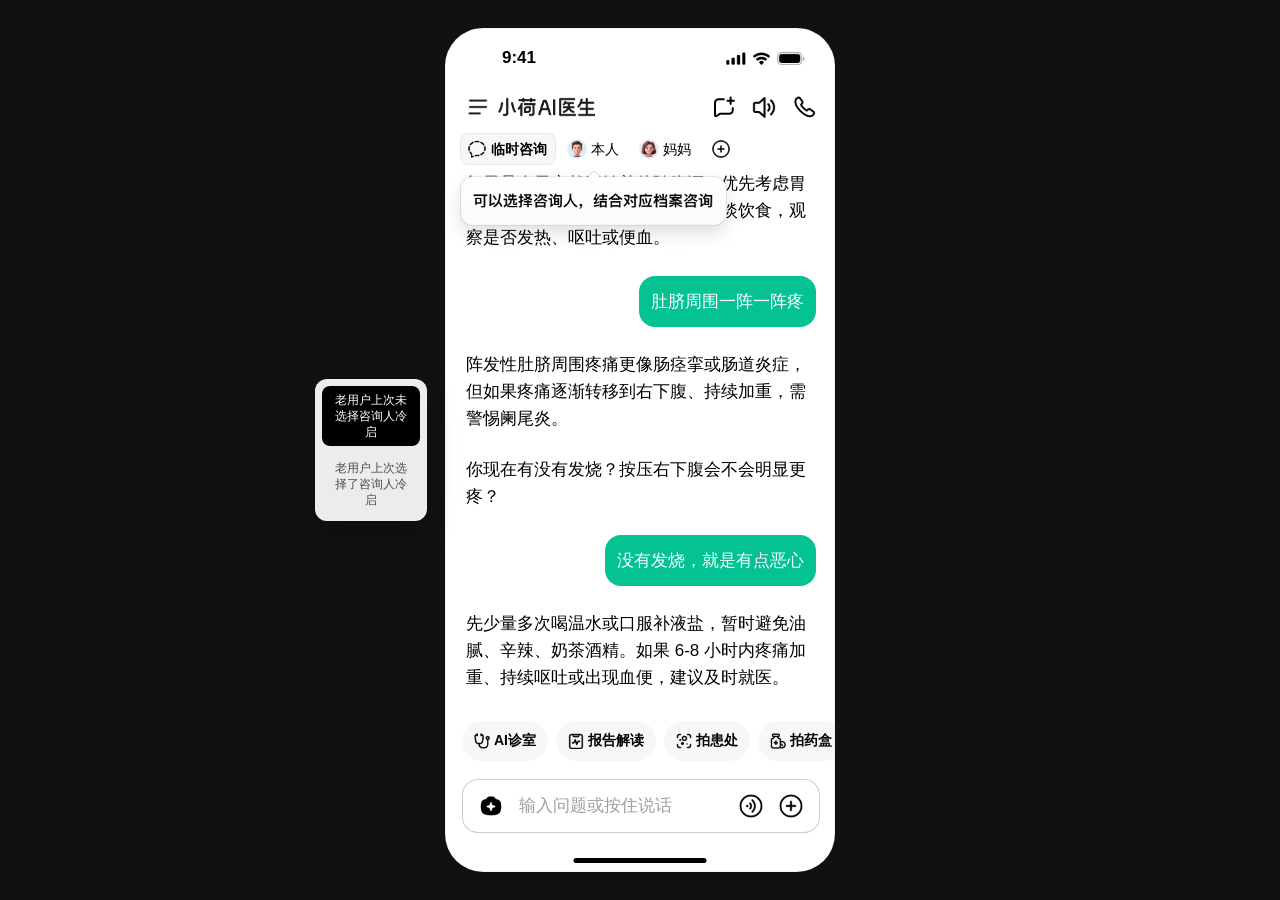
<file: index.html>
<!doctype html>
<html lang="zh-CN">
  <head>
    <meta charset="UTF-8" />
    <meta name="viewport" content="width=device-width, initial-scale=1.0" />
    <title>小荷AI医生交互 Demo</title>
    <link rel="stylesheet" href="./styles.css?v=20260522-unselected-tab-guide-v2" />
  </head>
  <body>
    <div class="scenario-switcher" aria-label="冷启场景选择">
      <button class="scenario-option active" type="button" data-action="set-guide-scenario" data-scenario="unselected">老用户上次未选择咨询人冷启</button>
      <button class="scenario-option" type="button" data-action="set-guide-scenario" data-scenario="selected">老用户上次选择了咨询人冷启</button>
    </div>
    <main class="stage" aria-label="小荷AI医生交互原型">
      <section class="phone" id="phone" data-screen="chat" data-chat="temp">
        <div class="status-bar" aria-hidden="true">
          <img class="status-img" src="./assets/status-bar.png" alt="" />
        </div>

        <section class="chat-page" aria-label="聊天页">
          <header class="top-nav">
            <button class="brand-btn" type="button" data-action="open-sidebar" aria-label="打开侧边栏">
              <img src="./assets/nav-brand.png" alt="小荷AI医生" />
            </button>
            <div class="nav-tools">
              <button class="icon-btn" type="button" aria-label="新会话">
                <img src="./assets/nav-icon-newchat.png" alt="" />
              </button>
              <button class="icon-btn" type="button" aria-label="播报">
                <img src="./assets/nav-icon-audio.png" alt="" />
              </button>
              <button class="icon-btn" type="button" aria-label="电话">
                <img src="./assets/nav-icon-phone.png" alt="" />
              </button>
            </div>
          </header>

          <nav class="people-tabs" aria-label="咨询对象">
            <button class="tab tab-temp" type="button" data-action="chat-temp">
              <img src="./assets/tab-temp.png" alt="" />
              <span>临时咨询</span>
            </button>
            <button class="tab tab-self" type="button" data-action="chat-self">
              <img class="mini-avatar" src="./assets/tab-self.png" alt="" />
              <span>本人</span>
            </button>
            <button class="tab tab-mom" type="button" data-action="chat-mom">
              <img class="mini-avatar" src="./assets/tab-mom.png" alt="" />
              <span>妈妈</span>
            </button>
            <button class="tab tab-add" type="button" data-action="open-new-person" aria-label="新增咨询对象">
              <img src="./assets/tab-add.png" alt="" />
            </button>
          </nav>

          <button class="guide-bubble is-visible" type="button" aria-label="引导提示" data-guide="unselected">
            <img src="./assets/guide-unselected.png" alt="" />
          </button>

          <section class="chat-list" aria-label="对话内容"></section>

          <footer class="composer">
            <div class="quick-actions">
              <button type="button"><img src="./assets/action-doctor.png" alt="" />AI诊室</button>
              <button type="button"><img src="./assets/action-report.png" alt="" />报告解读</button>
              <button type="button"><img src="./assets/action-body.png" alt="" />拍患处</button>
              <button type="button"><img src="./assets/action-medicine.png" alt="" />拍药盒</button>
            </div>
            <form class="input-box" id="composerForm">
              <button type="button" class="round-symbol" aria-label="拍照">
                <img src="./assets/input-camera.png" alt="" />
              </button>
              <input id="messageInput" type="text" placeholder="输入问题或按住说话" autocomplete="off" />
              <button type="button" class="round-symbol" aria-label="语音">
                <img src="./assets/input-mic.png" alt="" />
              </button>
              <button type="submit" class="round-symbol" aria-label="发送">
                <img src="./assets/input-plus.png" alt="" />
              </button>
            </form>
          </footer>
        </section>

        <aside class="drawer" aria-label="侧边栏">
          <div class="drawer-head">
            <img class="drawer-logo" src="./assets/logo-wordmark.png" alt="小荷AI医生" />
            <button class="icon-btn" type="button" aria-label="搜索">
              <img src="./assets/icon-drawer-search.png" alt="" />
            </button>
          </div>
          <div class="drawer-scroll">
            <button class="health-link" type="button" data-action="open-health">
              <span>健康档案</span>
              <span>›</span>
            </button>
            <div class="drawer-people">
              <button type="button" data-action="open-health-self"><img src="./assets/avatar-self.png" alt="" /><span>本人</span></button>
              <button type="button" data-action="open-health-mom"><img src="./assets/avatar-mom.png" alt="" /><span>妈妈</span></button>
              <button type="button" class="person-add" data-action="open-new-person" aria-label="新建咨询人"><span>＋</span></button>
            </div>
            <div class="drawer-line"></div>
            <div class="history">
              <p class="history-date">今天</p>
              <button class="history-item active" type="button" data-action="open-thread" data-thread="self-brain"><span>脑出血昏迷的病情细节</span><em>本人</em></button>
              <button class="history-item" type="button" data-action="open-thread" data-thread="temp-throat-today"><span>喉咙干痒，咽口水的时候有点疼</span></button>
              <p class="history-date">昨天</p>
              <button class="history-item" type="button" data-action="open-thread" data-thread="mom-brain"><span>妈妈脑出血昏迷的病情细节</span><em>妈妈</em></button>
              <button class="history-item" type="button" data-action="open-thread" data-thread="temp-throat-yesterday"><span>喉咙干痒，咽口水的时候有点疼</span></button>
              <button class="history-item" type="button" data-action="open-thread" data-thread="temp-pregnancy"><span>怀孕五周多，彩超说孕囊小</span></button>
              <button class="history-item" type="button" data-action="open-thread" data-thread="self-back-pain"><span>熬夜会引起背痛吗</span><em>本人</em></button>
              <button class="history-item" type="button" data-action="open-thread" data-thread="temp-mouth-ulcer"><span>口腔溃疡是什么原因</span></button>
              <button class="history-item" type="button" data-action="open-thread" data-thread="temp-stomach-noise"><span>肚子咕咕叫是什么原因</span></button>
              <button class="history-item" type="button" data-action="open-thread" data-thread="mom-sugar"><span>妈妈空腹血糖 7.2 要紧吗</span><em>妈妈</em></button>
              <button class="history-item" type="button" data-action="open-thread" data-thread="self-eye-dry"><span>眼睛干涩酸胀怎么缓解</span><em>本人</em></button>
              <button class="history-item" type="button" data-action="open-thread" data-thread="temp-allergy"><span>身上突然起红疹很痒</span></button>
              <button class="history-item" type="button" data-action="open-thread" data-thread="mom-knee"><span>妈妈膝盖下楼梯疼</span><em>妈妈</em></button>
              <button class="history-item" type="button" data-action="open-thread" data-thread="self-sleep"><span>最近总是睡不踏实</span><em>本人</em></button>
              <button class="history-item" type="button" data-action="open-thread" data-thread="temp-cough"><span>咳嗽两周一直不好</span></button>
              <button class="history-item" type="button" data-action="open-thread" data-thread="mom-dizziness"><span>妈妈起床头晕站不稳</span><em>妈妈</em></button>
              <button class="history-item" type="button" data-action="open-thread" data-thread="self-neck"><span>脖子僵硬转动会疼</span><em>本人</em></button>
              <button class="history-item" type="button" data-action="open-thread" data-thread="temp-diarrhea"><span>吃海鲜后拉肚子</span></button>
              <button class="history-item" type="button" data-action="open-thread" data-thread="mom-chest"><span>妈妈胸口偶尔发闷</span><em>妈妈</em></button>
            </div>
          </div>
          <div class="drawer-bottom">
            <button class="user-pill" type="button"><span class="default-avatar"></span><span>Ryan</span></button>
            <button class="new-chat" type="button" data-action="close-sidebar" aria-label="新建对话">
              <img src="./assets/icon-new-chat.png" alt="" />
            </button>
          </div>
        </aside>
        <button class="drawer-scrim" type="button" data-action="close-sidebar" aria-label="关闭侧边栏"></button>

        <section class="health-page" aria-label="健康档案">
          <div class="health-bg"></div>
          <header class="health-nav">
            <button class="icon-btn" type="button" data-action="close-health" aria-label="返回">
              <img src="./assets/icon-health-back.png" alt="" />
            </button>
            <h2>健康档案</h2>
            <button class="health-add" type="button">
              <img src="./assets/icon-health-add.png" alt="" />
              新增
            </button>
          </header>

          <div class="profile-tabs">
            <button class="profile-card active" type="button" data-action="health-person-mom" data-person="mom" aria-label="妈妈">
              <img class="profile-state profile-state-active" src="./assets/profile-mom-active.png" alt="" />
              <img class="profile-state profile-state-muted" src="./assets/profile-mom-muted.png" alt="" />
            </button>
            <button class="profile-card muted" type="button" data-action="health-person-self" data-person="self" aria-label="本人">
              <img class="profile-state profile-state-active" src="./assets/profile-self-active.png" alt="" />
              <img class="profile-state profile-state-muted" src="./assets/profile-self-muted.png" alt="" />
            </button>
          </div>

          <div class="health-list">
            <article class="record-card consultation">
              <header>
                <h3><span>💾</span><strong data-health-title>【妈妈】的咨询记录</strong></h3>
                <button type="button">更多</button>
              </header>
              <div class="mini-panel consult-panel">
                <div class="floating-note"><span>示例</span> 2026-02-01&nbsp;&nbsp;拉肚子腹痛腹泻</div>
                <p>为该成员咨询的对话，会展示在这里</p>
              </div>
            </article>

            <article class="record-card report">
              <header>
                <h3><span>📁</span>报告夹</h3>
                <button type="button">上传</button>
              </header>
              <div class="mini-panel report-panel">
                <div class="sheet">
                  <span class="corner"></span>
                  <p><span>示例</span>我的报告单</p>
                  <i></i><i></i><i></i>
                </div>
                <p>AI医生会结合【报告单】提供精准建议</p>
              </div>
            </article>

            <article class="record-card tips">
              <header>
                <h3><span>💡</span>给AI医生的提示</h3>
                <button type="button">新增</button>
              </header>
              <div class="mini-panel tips-panel">
                <div class="prompt-card"><span>示例</span>我对青霉素和芒果过敏，有慢性咽炎；我喜欢简洁高效的回答，直接告诉我结论<i></i></div>
              </div>
            </article>
          </div>
        </section>

        <section class="person-panel" aria-label="新建咨询人">
          <button class="person-panel-mask" type="button" data-action="close-person-panel" aria-label="关闭新建咨询人"></button>
          <div class="person-sheet" role="dialog" aria-modal="true" aria-labelledby="person-sheet-title">
            <header class="person-sheet-title">
              <span class="sheet-spacer" aria-hidden="true"></span>
              <h2 id="person-sheet-title">新建咨询人</h2>
              <button class="sheet-close" type="button" data-action="close-person-panel" aria-label="关闭">×</button>
            </header>
            <div class="person-form-card">
              <label class="person-row">
                <span class="person-label">昵称<i>*</i></span>
                <input class="nickname-field" type="text" placeholder="输入咨询人昵称" autocomplete="off" />
              </label>
              <div class="person-row">
                <span class="person-label">性别<i>*</i></span>
                <div class="sex-options" role="radiogroup" aria-label="性别">
                  <label><input type="radio" name="sex" value="male" /><span></span><em>男</em></label>
                  <label><input type="radio" name="sex" value="female" /><span></span><em>女</em></label>
                </div>
              </div>
              <button class="person-row birth-row" type="button">
                <span class="person-label">出生日期<i>*</i></span>
                <span class="birth-value">2000-01-01 <b>›</b></span>
              </button>
            </div>
            <div class="mock-keyboard" aria-hidden="true">
              <div class="keyboard-suggestions">
                <span> </span>
                <span> </span>
                <span> </span>
              </div>
              <div class="keyboard-rows">
                <div class="keyboard-row">
                  <span>q</span><span>w</span><span>e</span><span>r</span><span>t</span><span>y</span><span>u</span><span>i</span><span>o</span><span>p</span>
                </div>
                <div class="keyboard-row narrow">
                  <span>a</span><span>s</span><span>d</span><span>f</span><span>g</span><span>h</span><span>j</span><span>k</span><span>l</span>
                </div>
                <div class="keyboard-row action-row">
                  <span class="wide-key">⇧</span><span>z</span><span>x</span><span>c</span><span>v</span><span>b</span><span>n</span><span>m</span><span class="wide-key">⌫</span>
                </div>
                <div class="keyboard-row bottom-row">
                  <span class="mode-key">123</span><span class="mode-key space">space</span><span class="mode-key">return</span>
                </div>
              </div>
            </div>
          </div>
        </section>

        <div class="home-indicator" aria-hidden="true"></div>
      </section>
    </main>

    <script src="./app.js?v=20260522-unselected-tab-guide-v2"></script>
  </body>
</html>
</file>
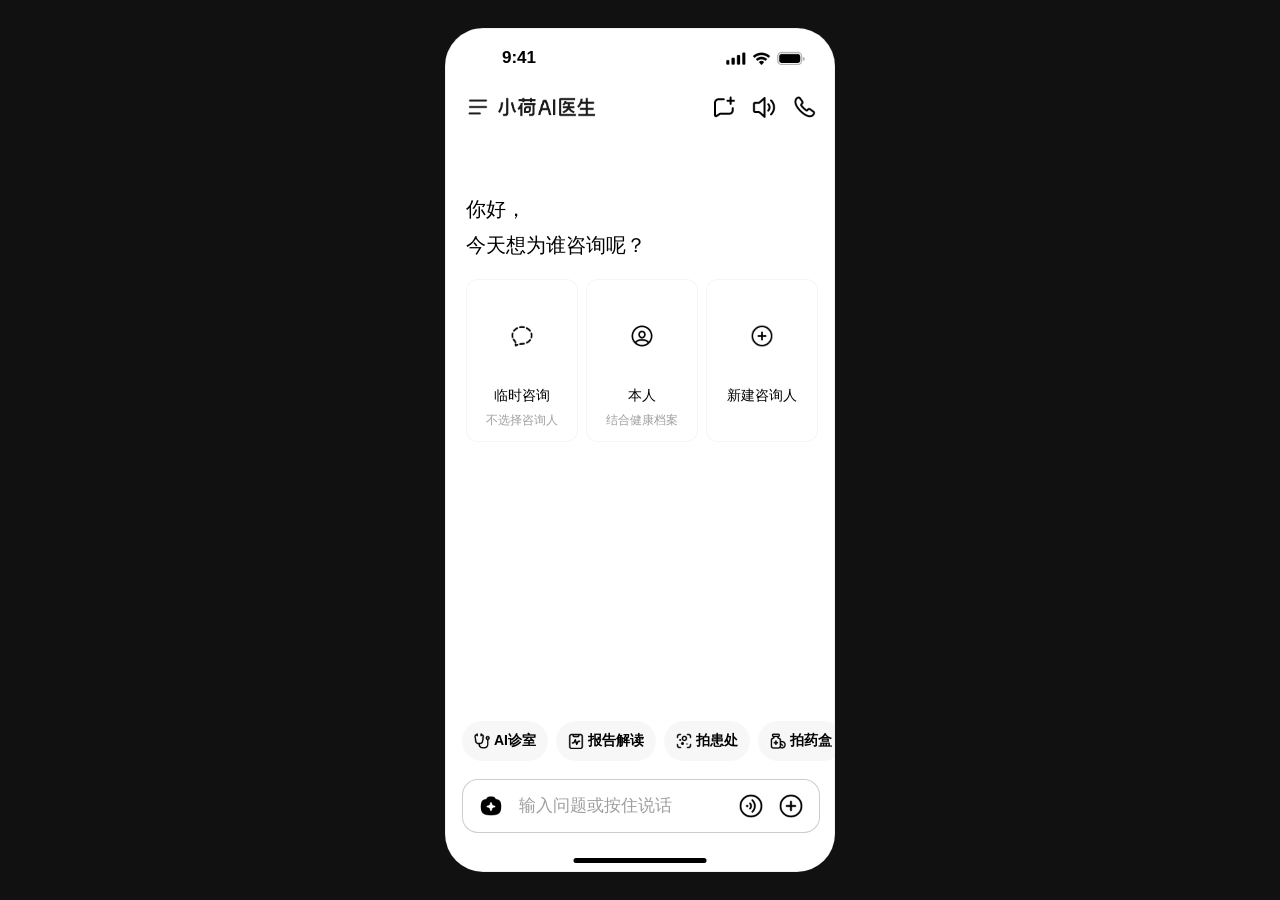
<file: cold-start.html>
<!doctype html>
<html lang="zh-CN">
  <head>
    <meta charset="UTF-8" />
    <meta name="viewport" content="width=device-width, initial-scale=1.0" />
    <title>小荷AI医生冷启 Demo</title>
    <link rel="stylesheet" href="./styles.css?v=20260522-cold-guide-bubbles-v2" />
  </head>
  <body>
    <main class="stage" aria-label="小荷AI医生冷启原型">
      <section class="phone cold-phone" id="coldPhone" data-screen="cold" data-mode="cold" data-chat="temp" data-panel="none" data-records="empty">
        <div class="status-bar" aria-hidden="true">
          <img class="status-img" src="./assets/status-bar.png" alt="" />
        </div>

        <section class="chat-page cold-main" aria-label="冷启首页">
          <header class="top-nav">
            <button class="brand-btn" type="button" data-action="open-sidebar" aria-label="打开侧边栏">
              <img src="./assets/nav-brand.png" alt="小荷AI医生" />
            </button>
            <div class="nav-tools">
              <button class="icon-btn" type="button" aria-label="新会话">
                <img src="./assets/nav-icon-newchat.png" alt="" />
              </button>
              <button class="icon-btn" type="button" aria-label="播报">
                <img src="./assets/nav-icon-audio.png" alt="" />
              </button>
              <button class="icon-btn" type="button" aria-label="电话">
                <img src="./assets/nav-icon-phone.png" alt="" />
              </button>
            </div>
          </header>

          <nav class="people-tabs cold-tabs" aria-label="咨询对象">
            <button class="tab tab-temp" type="button" data-action="choose-temp">
              <img src="./assets/tab-temp.png" alt="" />
              <span>临时咨询</span>
            </button>
            <button class="tab tab-self" type="button" data-action="choose-self">
              <img src="./assets/cold-tab-self.png" alt="" />
              <span>本人</span>
            </button>
            <button class="tab tab-new-person" type="button" data-action="open-new-person">
              <img src="./assets/tab-add.png" alt="" />
              <span>新建咨询人</span>
            </button>
          </nav>

          <button class="guide-bubble cold-guide-bubble" type="button" aria-label="引导提示" data-guide="self-from-unselected" aria-hidden="true">
            <img src="./assets/guide-self-from-unselected.png?v=20260522-cold-guide-bubbles-v2" alt="" />
          </button>

          <section class="cold-choice-panel" aria-label="咨询对象选择">
            <h1>你好，</h1>
            <h2>今天想为谁咨询呢？</h2>
            <div class="cold-choice-grid">
              <button class="consult-choice" type="button" data-action="choose-temp">
                <span class="choice-visual temp-choice"><img src="./assets/tab-temp.png" alt="" /></span>
                <strong>临时咨询</strong>
                <em>不选择咨询人</em>
              </button>
              <button class="consult-choice" type="button" data-action="choose-self">
                <span class="choice-visual self-choice"><img src="./assets/cold-self-icon.png" alt="" /></span>
                <strong>本人</strong>
                <em>结合健康档案</em>
              </button>
              <button class="consult-choice" type="button" data-action="open-new-person">
                <span class="choice-visual add-choice"><img src="./assets/tab-add.png" alt="" /></span>
                <strong>新建咨询人</strong>
              </button>
            </div>
          </section>

          <section class="chat-list cold-chat-list" aria-label="对话内容"></section>

          <footer class="composer">
            <div class="quick-actions">
              <button type="button"><img src="./assets/action-doctor.png" alt="" />AI诊室</button>
              <button type="button"><img src="./assets/action-report.png" alt="" />报告解读</button>
              <button type="button"><img src="./assets/action-body.png" alt="" />拍患处</button>
              <button type="button"><img src="./assets/action-medicine.png" alt="" />拍药盒</button>
            </div>
            <form class="input-box" id="coldComposerForm">
              <button type="button" class="round-symbol" aria-label="拍照">
                <img src="./assets/input-camera.png" alt="" />
              </button>
              <input id="coldMessageInput" type="text" placeholder="输入问题或按住说话" autocomplete="off" />
              <button type="button" class="round-symbol" aria-label="语音">
                <img src="./assets/input-mic.png" alt="" />
              </button>
              <button type="submit" class="round-symbol" aria-label="发送">
                <img src="./assets/input-plus.png" alt="" />
              </button>
            </form>
          </footer>
        </section>

        <aside class="drawer cold-drawer" aria-label="侧边栏">
          <div class="drawer-head">
            <img class="drawer-logo" src="./assets/logo-wordmark.png" alt="小荷AI医生" />
            <button class="icon-btn" type="button" aria-label="搜索">
              <img src="./assets/icon-drawer-search.png" alt="" />
            </button>
          </div>
          <div class="drawer-scroll cold-drawer-scroll">
            <button class="health-link cold-health-link" type="button" data-action="open-sidebar-person">
              <img class="health-folder" src="./assets/cold-health-record-icon.png" alt="" />
              <span>健康档案</span>
              <span>›</span>
            </button>
            <div class="drawer-people cold-profile-list" aria-label="健康档案咨询人">
              <button type="button" class="person-add" data-action="open-sidebar-person" aria-label="新建咨询人"><span>＋</span></button>
            </div>
            <div class="drawer-line"></div>
            <div class="empty-history" aria-label="暂无历史">
              <img class="empty-history-illustration" src="./assets/cold-empty-history.png" alt="" />
              <p>暂无历史</p>
            </div>
          </div>
          <div class="drawer-bottom">
            <button class="user-pill" type="button"><span class="default-avatar"></span><span>Ryan</span></button>
            <button class="new-chat" type="button" data-action="choose-temp" aria-label="新建对话">
              <img src="./assets/icon-new-chat.png" alt="" />
            </button>
          </div>
        </aside>
        <button class="drawer-scrim" type="button" data-action="close-sidebar" aria-label="关闭侧边栏"></button>

        <section class="person-panel" aria-label="新建咨询人">
          <button class="person-panel-mask" type="button" data-action="close-person-panel" aria-label="关闭新建咨询人"></button>
          <div class="person-sheet" role="dialog" aria-modal="true" aria-labelledby="cold-person-title">
            <header class="person-sheet-title">
              <span class="sheet-spacer" aria-hidden="true"></span>
              <h2 id="cold-person-title">新建咨询人</h2>
              <button class="sheet-close" type="button" data-action="close-person-panel" aria-label="关闭">×</button>
            </header>
            <div class="person-form-card">
              <label class="person-row">
                <span class="person-label">昵称<i>*</i></span>
                <input class="nickname-field" type="text" placeholder="输入咨询人昵称" autocomplete="off" />
              </label>
              <div class="person-row sex-row">
                <span class="person-label">性别<i>*</i></span>
                <div class="sex-options" role="radiogroup" aria-label="性别">
                  <label><input type="radio" name="cold-sex" value="male" /><span></span><em>男</em></label>
                  <label><input type="radio" name="cold-sex" value="female" /><span></span><em>女</em></label>
                </div>
              </div>
              <button class="person-row birth-row" type="button">
                <span class="person-label">出生日期<i>*</i></span>
                <span class="birth-value">2000-01-01 <b>›</b></span>
              </button>
            </div>
            <div class="mock-keyboard" aria-hidden="true">
              <div class="keyboard-suggestions"><span> </span><span> </span><span> </span></div>
              <div class="keyboard-rows">
                <div class="keyboard-row"><span>q</span><span>w</span><span>e</span><span>r</span><span>t</span><span>y</span><span>u</span><span>i</span><span>o</span><span>p</span></div>
                <div class="keyboard-row narrow"><span>a</span><span>s</span><span>d</span><span>f</span><span>g</span><span>h</span><span>j</span><span>k</span><span>l</span></div>
                <div class="keyboard-row action-row"><span class="wide-key">⇧</span><span>z</span><span>x</span><span>c</span><span>v</span><span>b</span><span>n</span><span>m</span><span class="wide-key">⌫</span></div>
                <div class="keyboard-row bottom-row"><span class="mode-key">123</span><span class="mode-key space">space</span><span class="mode-key">return</span></div>
              </div>
            </div>
            <div class="person-save-area">
              <button class="person-save-btn" type="button" data-action="save-person">保存</button>
              <span class="sheet-home-indicator" aria-hidden="true"></span>
            </div>
          </div>
        </section>

        <div class="home-indicator" aria-hidden="true"></div>
      </section>
    </main>

    <script src="./cold-start.js?v=20260522-cold-guide-bubbles-v2"></script>
  </body>
</html>
</file>
<file: styles.css>
:root {
  --green: #04c292;
  --text: #000;
  --muted: rgba(0, 0, 0, 0.38);
  --tertiary: rgba(0, 0, 0, 0.6);
  --soft: rgba(0, 0, 0, 0.03);
  --line: rgba(0, 0, 0, 0.06);
  --health-bg: #f5f8fa;
  font-family: -apple-system, BlinkMacSystemFont, "SF Pro Text", "PingFang SC", "Helvetica Neue", Arial, sans-serif;
  color: var(--text);
  color-scheme: light;
}

* {
  box-sizing: border-box;
}

html,
body {
  min-height: 100%;
  margin: 0;
}

body {
  min-height: 100vh;
  background: #111;
}

button,
input {
  font: inherit;
}

button {
  color: inherit;
}

.stage {
  min-height: 100vh;
  display: grid;
  place-items: center;
}

.scenario-switcher {
  position: fixed;
  top: 50%;
  left: max(12px, calc(50% - 325px));
  z-index: 80;
  display: flex;
  flex-direction: column;
  gap: 8px;
  width: 112px;
  transform: translateY(-50%);
  border: 1px solid rgba(255, 255, 255, 0.12);
  border-radius: 12px;
  background: rgba(255, 255, 255, 0.92);
  padding: 6px;
  box-shadow: 0 10px 32px rgba(0, 0, 0, 0.18);
}

.scenario-option {
  min-height: 44px;
  border: 0;
  border-radius: 8px;
  background: transparent;
  padding: 6px 8px;
  color: rgba(0, 0, 0, 0.68);
  font-size: 12px;
  line-height: 16px;
  font-weight: 500;
  white-space: normal;
  cursor: pointer;
}

.scenario-option.active {
  background: #000;
  color: #fff;
}

.phone {
  position: relative;
  width: min(100vw, 390px);
  height: min(100vh, 844px);
  aspect-ratio: 390 / 844;
  overflow: hidden;
  border: 1.5px solid var(--line);
  border-radius: 38px;
  background: #fff;
  isolation: isolate;
}

.chat-page,
.health-page,
.drawer {
  position: absolute;
  inset: 0;
  width: 390px;
  height: 844px;
}

.chat-page {
  z-index: 1;
  background: #fff;
  transition: transform 180ms ease;
}

.phone[data-screen="sidebar"] .chat-page {
  transform: translateX(330px);
}

.phone[data-screen="health"] .chat-page {
  visibility: hidden;
}

.status-bar {
  position: absolute;
  top: 0;
  left: 0;
  width: 390px;
  height: 54px;
  z-index: 30;
  pointer-events: none;
}

.status-img {
  display: block;
  width: 390px;
  height: 54px;
  object-fit: contain;
}

.status-bar::before {
  content: "9:41";
  position: absolute;
  top: 18px;
  left: 53px;
  z-index: 1;
  width: 40px;
  color: #000;
  font-size: 17px;
  line-height: 22px;
  font-weight: 700;
  letter-spacing: 0;
  text-align: center;
}

.top-nav {
  position: absolute;
  top: 54px;
  left: 0;
  z-index: 4;
  display: flex;
  align-items: center;
  width: 390px;
  height: 48px;
  padding: 10px 20px;
}

.icon-btn {
  display: grid;
  place-items: center;
  width: 24px;
  height: 24px;
  border: 0;
  padding: 0;
  background: transparent;
  cursor: pointer;
  -webkit-tap-highlight-color: transparent;
}

.brand-btn {
  display: block;
  width: 129px;
  height: 24px;
  border: 0;
  padding: 0;
  background: transparent;
  cursor: pointer;
  -webkit-tap-highlight-color: transparent;
}

.brand-btn img {
  display: block;
  width: 129px;
  height: 24px;
}

.icon-btn svg,
.round-symbol svg,
.tab-add svg,
.health-add svg {
  width: 100%;
  height: 100%;
  fill: none;
  stroke: currentColor;
  stroke-width: 2.1;
  stroke-linecap: round;
  stroke-linejoin: round;
}

.icon-btn img {
  display: block;
  width: 24px;
  height: 24px;
  object-fit: contain;
}

.nav-tools {
  margin-left: auto;
  display: flex;
  gap: 16px;
}

.people-tabs {
  position: absolute;
  top: 102px;
  left: 0;
  z-index: 4;
  display: flex;
  align-items: center;
  gap: 4px;
  width: 390px;
  height: 36px;
  padding: 2px 14px;
}

.tab {
  display: flex;
  align-items: center;
  gap: 4px;
  height: 32px;
  border: 1px solid transparent;
  border-radius: 8px;
  padding: 3px 8px 3px 6px;
  background: transparent;
  font-size: 14px;
  line-height: 26px;
  white-space: nowrap;
  cursor: pointer;
}

.tab img {
  display: block;
  width: 20px;
  height: 20px;
  object-fit: contain;
}

.tab .mini-avatar {
  border-radius: 50%;
}

.tab-add {
  width: 32px;
  padding: 0 6px;
}

.tab-add svg {
  width: 20px;
  height: 20px;
}

.phone[data-chat="temp"] .tab-temp,
.phone[data-chat="self"] .tab-self,
.phone[data-chat="mom"] .tab-mom {
  border-color: var(--line);
  background: var(--soft);
  font-weight: 600;
}

.guide-bubble {
  position: absolute;
  top: 130px;
  left: 0;
  z-index: 6;
  width: 297px;
  height: 95px;
  border: 0;
  padding: 0;
  background: transparent;
  opacity: 0;
  pointer-events: none;
  transform: translateY(-2px);
  transition: opacity 300ms ease, transform 300ms ease;
}

.guide-bubble.is-visible {
  opacity: 1;
  pointer-events: auto;
  transform: translateY(0);
}

.guide-bubble img {
  display: block;
  width: 100%;
  height: 100%;
  object-fit: contain;
}

.guide-bubble[data-guide="unselected"] {
  left: -6px;
  width: 307px;
  height: 95px;
}

.guide-bubble[data-guide="selected"] {
  left: 116px;
  width: 201px;
  height: 95px;
}

.guide-bubble[data-guide="self-from-unselected"] {
  left: 48px;
  width: 201px;
  height: 95px;
}

.guide-bubble[data-guide="mom-from-unselected"] {
  left: 116px;
  width: 201px;
  height: 95px;
}

.guide-bubble[data-guide="temp-from-selected"] {
  left: -10px;
  width: 306px;
  height: 95px;
}

.chat-list {
  position: absolute;
  top: 138px;
  left: 20px;
  width: 350px;
  height: 544px;
  display: flex;
  flex-direction: column;
  gap: 24px;
  overflow-x: hidden;
  overflow-y: auto;
  padding-top: 20px;
  padding-bottom: 20px;
  scrollbar-width: none;
  -webkit-overflow-scrolling: touch;
}

.chat-list::-webkit-scrollbar {
  display: none;
}

.message-row {
  display: flex;
  width: 100%;
}

.user-row {
  justify-content: flex-end;
}

.bubble {
  margin: 0;
  max-width: 350px;
  padding: 12px;
  border-radius: 16px;
  background: var(--green);
  color: #fff;
  font-size: 17px;
  line-height: 1.6;
  font-weight: 400;
}

.ai-msg,
.ai-block p {
  margin: 0;
  width: 350px;
  color: #000;
  font-size: 17px;
  line-height: 1.6;
  font-weight: 400;
  letter-spacing: 0;
}

.ai-block {
  display: flex;
  flex-direction: column;
  gap: 24px;
}

.composer {
  position: absolute;
  left: 0;
  bottom: 0;
  z-index: 5;
  width: 390px;
  height: 164px;
  overflow: hidden;
  background: #fff;
  padding: 12px 16px 42px;
}

.quick-actions {
  display: flex;
  align-items: center;
  gap: 8px;
  width: max-content;
  height: 40px;
}

.quick-actions button {
  display: flex;
  align-items: center;
  justify-content: center;
  gap: 4px;
  height: 40px;
  border: 0;
  border-radius: 20px;
  background: var(--soft);
  padding: 10px 12px;
  font-size: 14px;
  line-height: 1.4;
  font-weight: 600;
  white-space: nowrap;
}

.quick-actions img {
  display: block;
  width: 16px;
  height: 16px;
  object-fit: contain;
}

.input-box {
  position: absolute;
  left: 16px;
  bottom: 40px;
  display: flex;
  align-items: center;
  gap: 16px;
  width: 358px;
  height: 54px;
  border: 1.5px solid rgba(0, 0, 0, 0.2);
  border-radius: 16px;
  background: #fff;
  padding: 8px 16px;
}

.input-box input {
  flex: 1;
  min-width: 0;
  height: 30px;
  border: 0;
  outline: 0;
  padding: 0;
  color: #000;
  font-size: 17px;
  line-height: 1.5;
  background: transparent;
}

.input-box input::placeholder {
  color: rgba(0, 0, 0, 0.38);
}

.round-symbol {
  display: grid;
  place-items: center;
  flex: 0 0 24px;
  width: 24px;
  height: 24px;
  border: 0;
  padding: 0;
  background: transparent;
}

.round-symbol img {
  display: block;
  width: 24px;
  height: 24px;
  object-fit: contain;
}

.home-indicator {
  position: absolute;
  z-index: 20;
  left: 50%;
  bottom: 8px;
  width: 133px;
  height: 5px;
  transform: translateX(-50%);
  border-radius: 100px;
  background: #000;
}

.drawer {
  z-index: 8;
  width: 330px;
  overflow: hidden;
  background: #fff;
  transform: translateX(-330px);
  transition: transform 180ms ease;
}

.drawer::before,
.drawer::after {
  content: "";
  position: absolute;
  left: 0;
  z-index: 3;
  width: 330px;
  height: 112px;
  background: linear-gradient(180deg, #fff 0%, rgba(255, 255, 255, 0.7) 60%, rgba(255, 255, 255, 0) 100%);
  pointer-events: none;
}

.drawer::before {
  top: 0;
}

.drawer::after {
  bottom: 0;
  transform: rotate(180deg);
}

.phone[data-screen="sidebar"] .drawer {
  transform: translateX(0);
}

.drawer-scrim {
  position: absolute;
  z-index: 7;
  top: 0;
  left: 0;
  width: 390px;
  height: 844px;
  border: 0;
  background: rgba(0, 0, 0, 0.08);
  opacity: 0;
  pointer-events: none;
  transform: translateX(0);
  transition: transform 180ms ease, opacity 180ms ease;
  cursor: pointer;
}

.phone[data-screen="sidebar"] .drawer-scrim {
  opacity: 1;
  pointer-events: auto;
  transform: translateX(330px);
}

.drawer-head {
  position: absolute;
  top: 56px;
  left: 24px;
  display: flex;
  align-items: center;
  justify-content: space-between;
  width: 282px;
  height: 44px;
  z-index: 4;
}

.drawer-head .icon-btn,
.drawer-head .icon-btn img {
  width: 28px;
  height: 28px;
}

.drawer-logo {
  display: block;
  width: 108px;
  height: 20px;
}

.drawer-scroll {
  position: absolute;
  top: 0;
  left: 0;
  bottom: 0;
  width: 330px;
  overflow-x: hidden;
  overflow-y: auto;
  padding: 112px 24px 132px;
  scrollbar-width: none;
  -webkit-overflow-scrolling: touch;
}

.drawer-scroll::-webkit-scrollbar {
  display: none;
}

.health-link {
  display: flex;
  align-items: center;
  justify-content: space-between;
  width: 282px;
  height: 26px;
  border: 0;
  padding: 0;
  color: var(--muted);
  background: transparent;
  font-size: 15px;
  line-height: 26px;
  font-weight: 500;
  cursor: pointer;
}

.drawer-people {
  display: flex;
  margin-top: 20px;
  gap: 24px;
  align-items: flex-start;
}

.drawer-people button {
  width: 44px;
  border: 0;
  padding: 0;
  background: transparent;
  text-align: center;
  font-size: 15px;
  line-height: 26px;
  font-weight: 500;
}

.drawer-people img,
.person-add {
  width: 44px;
  height: 44px;
  border-radius: 10px;
}

.drawer-people img {
  display: block;
  object-fit: cover;
  margin-bottom: 4px;
}

.person-add {
  display: grid;
  place-items: center;
  background: var(--soft) !important;
  color: rgba(0, 0, 0, 0.6);
  font-size: 22px !important;
  font-weight: 400 !important;
}

.drawer-line {
  margin-top: 24px;
  width: 282px;
  height: 1px;
  background: var(--line);
}

.history {
  margin-top: 23px;
  width: 282px;
  display: flex;
  flex-direction: column;
  gap: 4px;
}

.history-date {
  margin: 0 0 8px;
  color: var(--muted);
  font-size: 15px;
  line-height: 26px;
  font-weight: 500;
}

.history-date:not(:first-child) {
  margin-top: 16px;
}

.history-item {
  position: relative;
  display: flex;
  align-items: center;
  gap: 12px;
  width: 282px;
  height: 44px;
  border: 0;
  border-radius: 12px;
  padding: 8px 0;
  background: transparent;
  text-align: left;
  font-size: 17px;
  line-height: 1.6;
}

.history-item.active::before,
.history-item:hover::before {
  content: "";
  position: absolute;
  inset: 0 -12px;
  border-radius: 12px;
  background: var(--soft);
}

.history-item span,
.history-item em {
  position: relative;
  z-index: 1;
}

.history-item span {
  flex: 1;
  min-width: 0;
  overflow: hidden;
  text-overflow: ellipsis;
  white-space: nowrap;
}

.history-item.active span {
  font-weight: 700;
}

.history-item em {
  flex: 0 0 auto;
  min-width: 34px;
  height: 20px;
  border: 1px solid var(--line);
  border-radius: 6px;
  background: rgba(0, 0, 0, 0.02);
  color: var(--tertiary);
  font-size: 11px;
  line-height: 18px;
  font-style: normal;
  font-weight: 600;
  text-align: center;
}

.drawer-bottom {
  position: absolute;
  left: 0;
  bottom: 0;
  z-index: 4;
  width: 330px;
  height: 112px;
  pointer-events: none;
}

.user-pill,
.new-chat {
  position: absolute;
  bottom: 45px;
  border: 0;
  height: 48px;
  border-radius: 26px;
  background: rgba(255, 255, 255, 0.85);
  box-shadow: 0 4px 20px rgba(0, 0, 0, 0.08);
  pointer-events: auto;
}

.user-pill {
  left: 12px;
  display: flex;
  align-items: center;
  gap: 8px;
  padding: 0 12px;
  font-size: 15px;
}

.default-avatar {
  position: relative;
  width: 26px;
  height: 26px;
  border-radius: 50%;
  background: #dbdbdb;
}

.default-avatar::before {
  content: "";
  position: absolute;
  top: 5px;
  left: 8px;
  width: 10px;
  height: 10px;
  border-radius: 50%;
  background: #fff;
}

.default-avatar::after {
  content: "";
  position: absolute;
  left: 5px;
  bottom: 3px;
  width: 16px;
  height: 9px;
  border-radius: 10px 10px 4px 4px;
  background: #fff;
}

.new-chat {
  right: 12px;
  display: grid;
  place-items: center;
  width: 48px;
  color: #fff;
  background: var(--green);
}

.new-chat img {
  display: block;
  width: 24px;
  height: 24px;
  object-fit: contain;
}

.health-page {
  z-index: 12;
  display: none;
  overflow: hidden;
  background: var(--health-bg);
}

.phone[data-screen="health"] .health-page {
  display: block;
}

.health-bg {
  position: absolute;
  inset: 0 0 auto;
  width: 390px;
  height: 240px;
  background:
    radial-gradient(circle at 22% 16%, rgba(121, 232, 221, 0.36), transparent 34%),
    radial-gradient(circle at 86% 12%, rgba(149, 238, 219, 0.32), transparent 34%),
    linear-gradient(180deg, #dffaf6 0%, #ecfbf7 58%, rgba(245, 248, 250, 0) 100%);
}

.health-nav {
  position: absolute;
  top: 54px;
  left: 0;
  z-index: 4;
  display: flex;
  align-items: center;
  justify-content: space-between;
  width: 390px;
  height: 48px;
  padding: 8px 20px;
}

.health-nav h2 {
  position: absolute;
  left: 50%;
  top: 50%;
  margin: 0;
  width: 120px;
  transform: translate(-50%, -50%);
  font-size: 17px;
  line-height: 1.6;
  font-weight: 600;
  text-align: center;
}

.health-nav .icon-btn,
.health-add {
  position: relative;
  z-index: 1;
}

.health-add {
  display: flex;
  align-items: center;
  justify-content: flex-end;
  gap: 4px;
  border: 0;
  padding: 0 4px 0 0;
  background: transparent;
  font-size: 15px;
  line-height: 1.6;
}

.health-add img {
  display: block;
  width: 16px;
  height: 16px;
  object-fit: contain;
}

.profile-tabs {
  position: absolute;
  top: 114px;
  left: 0;
  width: 390px;
  height: 72px;
}

.profile-card {
  position: absolute;
  border: 0;
  padding: 0;
  background: transparent;
  cursor: pointer;
  -webkit-tap-highlight-color: transparent;
}

.profile-card.active {
  z-index: 2;
}

.profile-card.muted {
  z-index: 1;
}

.profile-card[data-person="mom"].active {
  top: 0;
  left: 0;
  width: 162px;
  height: 72px;
}

.profile-card[data-person="mom"].muted {
  top: 8px;
  left: 0;
  width: 152px;
  height: 64px;
}

.profile-card[data-person="self"].active {
  top: 0;
  left: 122px;
  width: 180px;
  height: 72px;
}

.profile-card[data-person="self"].muted {
  top: 8px;
  left: 130px;
  width: 152px;
  height: 64px;
}

.profile-state {
  display: none;
  width: 100%;
  height: 100%;
  object-fit: contain;
  pointer-events: none;
}

.profile-card.active .profile-state-active,
.profile-card.muted .profile-state-muted {
  display: block;
}

.health-list {
  position: absolute;
  top: 202px;
  left: 12px;
  display: flex;
  flex-direction: column;
  gap: 20px;
  width: 366px;
}

.record-card {
  width: 366px;
  border-radius: 16px;
  background: #fff;
  padding: 16px;
}

.record-card header {
  display: flex;
  align-items: center;
  justify-content: space-between;
  width: 334px;
  height: 30px;
  margin-bottom: 16px;
}

.record-card h3 {
  margin: 0;
  display: flex;
  align-items: center;
  gap: 8px;
  font-size: 19px;
  line-height: 1.6;
  font-weight: 700;
}

.record-card h3 span {
  width: 20px;
  text-align: center;
  font-size: 18px;
}

.record-card h3 strong {
  font: inherit;
}

.record-card header button {
  height: 28px;
  border: 1px solid rgba(26, 191, 150, 0.1);
  border-radius: 8px;
  background: #edfaf7;
  color: #009e7e;
  padding: 4px 12px;
  font-size: 13px;
  font-weight: 600;
}

.mini-panel {
  position: relative;
  width: 334px;
  overflow: hidden;
  border: 1.5px solid rgba(220, 242, 248, 0.4);
  border-radius: 12px;
  background: #f0f8fa;
}

.consult-panel {
  height: 98px;
  padding-top: 18px;
}

.floating-note {
  width: 287px;
  height: 44px;
  margin: 0 auto;
  border: 1.5px solid #fff;
  border-radius: 10px;
  background: linear-gradient(180deg, rgba(0, 0, 0, 0.03) 0%, rgba(0, 0, 0, 0) 36%), #fff;
  box-shadow: 0 8px 18px rgba(65, 132, 141, 0.15);
  color: rgba(0, 0, 0, 0.75);
  font-size: 14px;
  line-height: 43px;
  font-weight: 600;
  text-align: center;
}

.floating-note span,
.prompt-card span,
.sheet p span {
  display: inline-flex;
  align-items: center;
  height: 16px;
  margin-right: 6px;
  border: 1px solid var(--line);
  border-radius: 5px;
  background: rgba(0, 0, 0, 0.02);
  color: var(--tertiary);
  padding: 0 4px 1px;
  font-size: 10px;
  line-height: 1;
  font-weight: 600;
}

.mini-panel > p {
  position: absolute;
  left: 0;
  right: 0;
  bottom: 0;
  height: 36px;
  margin: 0;
  border-top: 1.5px solid rgba(220, 242, 248, 0.2);
  background: linear-gradient(90deg, rgba(45, 167, 204, 0.05), rgba(45, 167, 204, 0), rgba(45, 167, 204, 0.05));
  color: #6291a3;
  font-size: 12px;
  line-height: 36px;
  font-weight: 700;
  text-align: center;
}

.report-panel {
  height: 166px;
}

.sheet {
  position: absolute;
  top: 24px;
  left: 62px;
  width: 210px;
  height: 106px;
  border-radius: 2px;
  background: linear-gradient(180deg, #fff 0%, #f8fbfb 100%);
  box-shadow: 0 12px 28px rgba(64, 126, 133, 0.18);
}

.sheet::after {
  content: "";
  position: absolute;
  left: -24px;
  right: -24px;
  bottom: 12px;
  height: 40px;
  border-bottom: 2px solid rgba(64, 199, 165, 0.34);
  background: linear-gradient(180deg, rgba(64, 199, 165, 0), rgba(64, 199, 165, 0.12));
}

.corner {
  position: absolute;
  top: 0;
  left: 0;
  width: 28px;
  height: 22px;
  background: linear-gradient(135deg, #e8eef0 0 48%, transparent 50%);
}

.sheet p {
  margin: 14px 24px 0;
  font-size: 14px;
  line-height: 18px;
  font-weight: 800;
  text-align: center;
}

.sheet i {
  display: block;
  width: 162px;
  height: 8px;
  margin: 10px auto 0;
  border-top: 2px solid rgba(0, 0, 0, 0.08);
}

.tips-panel {
  height: 134px;
  padding-top: 18px;
}

.prompt-card {
  position: relative;
  width: 295px;
  min-height: 86px;
  margin: 0 auto;
  border: 1.5px solid #fff;
  border-radius: 10px;
  background: #fff;
  box-shadow: 0 8px 18px rgba(65, 132, 141, 0.13);
  padding: 11px 12px;
  color: rgba(0, 0, 0, 0.75);
  font-size: 14px;
  line-height: 1.6;
  font-weight: 600;
}

.prompt-card i {
  position: absolute;
  left: 40px;
  bottom: 8px;
  width: 2px;
  height: 20px;
  border-radius: 1px;
  background: var(--green);
}

.person-panel {
  position: absolute;
  inset: 0;
  z-index: 40;
  width: 390px;
  height: 844px;
  opacity: 0;
  pointer-events: none;
  transition: opacity 180ms ease;
}

.phone[data-panel="person"] .person-panel {
  opacity: 1;
  pointer-events: auto;
}

.person-panel-mask {
  position: absolute;
  inset: 0;
  border: 0;
  padding: 0;
  background: rgba(0, 0, 0, 0.6);
  cursor: pointer;
}

.person-sheet {
  position: absolute;
  left: 0;
  bottom: 0;
  width: 390px;
  height: 590px;
  overflow: hidden;
  border-radius: 20px 20px 0 0;
  background: #fff;
  transform: translateY(36px);
  transition: transform 180ms ease;
}

.phone[data-panel="person"] .person-sheet {
  transform: translateY(0);
}

.person-sheet-title {
  display: grid;
  grid-template-columns: 28px 1fr 28px;
  align-items: center;
  width: 390px;
  height: 60px;
  padding: 14px 16px 8px;
}

.person-sheet-title h2 {
  margin: 0;
  font-size: 17px;
  line-height: 28px;
  font-weight: 600;
  text-align: center;
}

.sheet-spacer,
.sheet-close {
  width: 28px;
  height: 28px;
}

.sheet-close {
  display: grid;
  place-items: center;
  border: 0;
  border-radius: 50%;
  background: rgba(0, 0, 0, 0.04);
  color: rgba(0, 0, 0, 0.72);
  padding: 0 0 2px;
  font-size: 22px;
  line-height: 1;
  font-weight: 300;
  cursor: pointer;
}

.person-form-card {
  width: 366px;
  height: 180px;
  margin: 8px auto 0;
  overflow: hidden;
  border-radius: 16px;
  background: rgba(0, 0, 0, 0.03);
  padding: 0 20px;
}

.person-row {
  display: flex;
  align-items: center;
  justify-content: space-between;
  width: 326px;
  height: 60px;
  border: 0;
  border-bottom: 1px solid rgba(0, 0, 0, 0.06);
  background: transparent;
  padding: 0;
  text-align: left;
}

.person-row:last-child {
  border-bottom: 0;
}

.person-label {
  display: inline-flex;
  align-items: flex-start;
  color: rgba(0, 0, 0, 0.9);
  font-size: 16px;
  line-height: 24px;
  font-weight: 600;
}

.person-label i {
  margin-left: 2px;
  color: #ff3b30;
  font-size: 15px;
  line-height: 18px;
  font-style: normal;
}

.nickname-field {
  width: 190px;
  border: 0;
  outline: 0;
  background: transparent;
  color: rgba(0, 0, 0, 0.9);
  caret-color: var(--green);
  padding: 0;
  font-size: 16px;
  line-height: 24px;
  text-align: right;
}

.nickname-field::placeholder {
  color: rgba(0, 0, 0, 0.36);
}

.sex-options {
  display: flex;
  align-items: center;
  gap: 24px;
}

.sex-options label {
  display: flex;
  align-items: center;
  gap: 8px;
  color: rgba(0, 0, 0, 0.9);
  font-size: 16px;
  line-height: 24px;
}

.sex-options input {
  position: absolute;
  opacity: 0;
  pointer-events: none;
}

.sex-options span {
  width: 20px;
  height: 20px;
  border: 1.5px solid rgba(0, 0, 0, 0.2);
  border-radius: 50%;
  background: #fff;
}

.sex-options input:checked + span {
  border: 6px solid var(--green);
}

.sex-options em {
  font-style: normal;
}

.birth-value {
  color: rgba(0, 0, 0, 0.9);
  font-size: 16px;
  line-height: 24px;
  font-weight: 500;
}

.birth-value b {
  color: rgba(0, 0, 0, 0.24);
  font-size: 24px;
  line-height: 16px;
  font-weight: 400;
  vertical-align: -1px;
}

.mock-keyboard {
  width: 390px;
  height: 332px;
  margin-top: 8px;
  background: #d8dbe1;
  padding-top: 8px;
}

.keyboard-suggestions {
  display: grid;
  grid-template-columns: repeat(3, 1fr);
  gap: 1px;
  width: 390px;
  height: 37px;
  border-top: 1px solid rgba(0, 0, 0, 0.04);
  border-bottom: 1px solid rgba(0, 0, 0, 0.08);
  background: rgba(255, 255, 255, 0.36);
}

.keyboard-suggestions span {
  background: rgba(255, 255, 255, 0.12);
}

.keyboard-rows {
  display: flex;
  flex-direction: column;
  gap: 12px;
  padding: 10px 8px 0;
}

.keyboard-row {
  display: flex;
  justify-content: center;
  gap: 6px;
  height: 42px;
}

.keyboard-row span {
  display: grid;
  place-items: center;
  width: 32px;
  height: 42px;
  border-radius: 5px;
  background: #fff;
  box-shadow: 0 1px 0 rgba(0, 0, 0, 0.28);
  color: #000;
  font-size: 22px;
  line-height: 1;
}

.keyboard-row.narrow {
  padding-left: 19px;
  padding-right: 19px;
}

.keyboard-row.action-row span.wide-key {
  width: 42px;
  background: #abb0bb;
  font-size: 20px;
}

.keyboard-row.bottom-row {
  gap: 7px;
  margin-top: 2px;
}

.keyboard-row.bottom-row .mode-key {
  width: 86px;
  background: #abb0bb;
  font-size: 16px;
}

.keyboard-row.bottom-row .space {
  width: 184px;
  background: #fff;
}

.phone:not([data-screen="health"]) .health-page {
  display: none;
}

.phone[data-screen="health"] .drawer,
.phone[data-screen="health"] .drawer-scrim {
  display: none;
}

@media (max-width: 389px), (max-height: 843px) {
  .phone {
    width: min(100vw, calc(100vh * 390 / 844));
    height: min(100vh, calc(100vw * 844 / 390));
  }

  .chat-page,
  .health-page,
  .drawer,
  .drawer-scrim,
  .person-panel {
    transform-origin: top left;
  }
}

.cold-phone[data-screen="sidebar"] .cold-main {
  transform: translateX(330px);
}

.cold-phone[data-mode="cold"] .cold-tabs,
.cold-phone[data-mode="cold"] .cold-chat-list {
  display: none;
}

.cold-phone[data-mode="chat"] .cold-choice-panel {
  display: none;
}

.cold-phone[data-mode="chat"] .cold-tabs {
  display: flex;
  overflow-x: auto;
  overflow-y: hidden;
  scrollbar-width: none;
}

.cold-phone[data-mode="chat"] .cold-tabs::-webkit-scrollbar {
  display: none;
}

.cold-tabs .tab {
  flex: 0 0 auto;
}

.cold-choice-panel {
  position: absolute;
  top: 166px;
  left: 20px;
  width: 352px;
  z-index: 2;
}

.cold-choice-panel h1,
.cold-choice-panel h2 {
  margin: 0;
  font-size: 20px;
  line-height: 28px;
  font-weight: 500;
}

.cold-choice-panel h2 {
  margin-top: 8px;
}

.cold-choice-grid {
  display: flex;
  gap: 8px;
  margin-top: 20px;
  width: 352px;
  height: 163px;
}

.consult-choice {
  display: flex;
  flex-direction: column;
  align-items: center;
  width: 112px;
  height: 163px;
  border: 1px solid rgba(0, 0, 0, 0.04);
  border-radius: 12px;
  background: #fff;
  padding: 16px 16px 12px;
  cursor: pointer;
  -webkit-tap-highlight-color: transparent;
}

.choice-visual {
  display: grid;
  place-items: center;
  width: 80px;
  height: 80px;
  border-radius: 12px;
  background: transparent;
}

.choice-visual img {
  display: block;
  width: 24px;
  height: 24px;
  object-fit: contain;
}

.temp-choice {
  background: transparent;
}

.self-choice {
  background: transparent;
}

.add-choice {
  background: transparent;
}

.consult-choice strong,
.consult-choice em {
  display: block;
  width: 80px;
  overflow: hidden;
  text-align: center;
  text-overflow: ellipsis;
  white-space: nowrap;
}

.consult-choice strong {
  margin-top: 6px;
  font-size: 14px;
  line-height: 26px;
  font-weight: 500;
}

.consult-choice em {
  margin-top: 4px;
  color: rgba(0, 0, 0, 0.38);
  font-size: 12px;
  line-height: 17px;
  font-style: normal;
}

.tab-new-person {
  padding-right: 8px;
}

.tab-new-person.icon-only {
  width: 32px;
  padding: 3px 6px;
}

.tab-new-person.icon-only span {
  display: none;
}

.phone[data-chat="temp"] .tab-temp {
  border-color: var(--line);
  background: var(--soft);
  font-weight: 600;
}

.tab-created span {
  max-width: 78px;
  overflow: hidden;
  text-overflow: ellipsis;
}

.tab-created.is-active {
  border-color: var(--line);
  background: var(--soft);
  font-weight: 600;
}

.cold-drawer-scroll {
  padding-top: 124px;
}

.cold-health-link {
  justify-content: flex-start;
  gap: 8px;
  height: 40px;
  color: #000;
  font-size: 17px;
  line-height: 24px;
}

.cold-health-link span:last-child {
  margin-left: auto;
  color: rgba(0, 0, 0, 0.38);
}

.health-folder {
  display: block;
  width: 24px;
  height: 24px;
  object-fit: contain;
}

.cold-profile-list {
  display: none;
}

.cold-phone[data-records="ready"] .cold-profile-list {
  display: flex;
}

.cold-phone[data-records="ready"] .cold-health-link {
  justify-content: space-between;
  gap: 0;
  height: 26px;
  color: var(--muted);
  font-size: 15px;
  line-height: 26px;
}

.cold-phone[data-records="ready"] .health-folder {
  display: none;
}

.empty-history {
  position: absolute;
  top: 352px;
  left: 0;
  display: flex;
  flex-direction: column;
  align-items: center;
  width: 330px;
  color: rgba(0, 0, 0, 0.6);
  font-size: 14px;
}

.empty-history-illustration {
  display: block;
  width: 108.835px;
  height: 108.835px;
  margin-bottom: 12px;
  object-fit: contain;
}

.empty-history p {
  margin: 0;
  line-height: 20px;
}

.person-save-area {
  position: absolute;
  top: 496px;
  left: 0;
  display: none;
  flex-direction: column;
  align-items: center;
  width: 390px;
  height: 94px;
  border-top: 0.5px solid rgba(0, 0, 0, 0.06);
  background: #fff;
  padding: 12px 12px 0;
}

.phone[data-panel="person"][data-keyboard="closed"] .mock-keyboard {
  display: none;
}

.phone[data-panel="person"][data-keyboard="closed"] .person-save-area {
  display: flex;
}

.person-save-btn {
  width: 366px;
  height: 48px;
  border: 0;
  border-radius: 12px;
  background: var(--green);
  color: #fff;
  font-size: 16px;
  line-height: 22px;
  font-weight: 500;
  cursor: pointer;
}

.sheet-home-indicator {
  position: absolute;
  left: 50%;
  bottom: 8px;
  width: 133px;
  height: 5px;
  border-radius: 100px;
  background: #000;
  transform: translateX(-50%);
}
</file>
